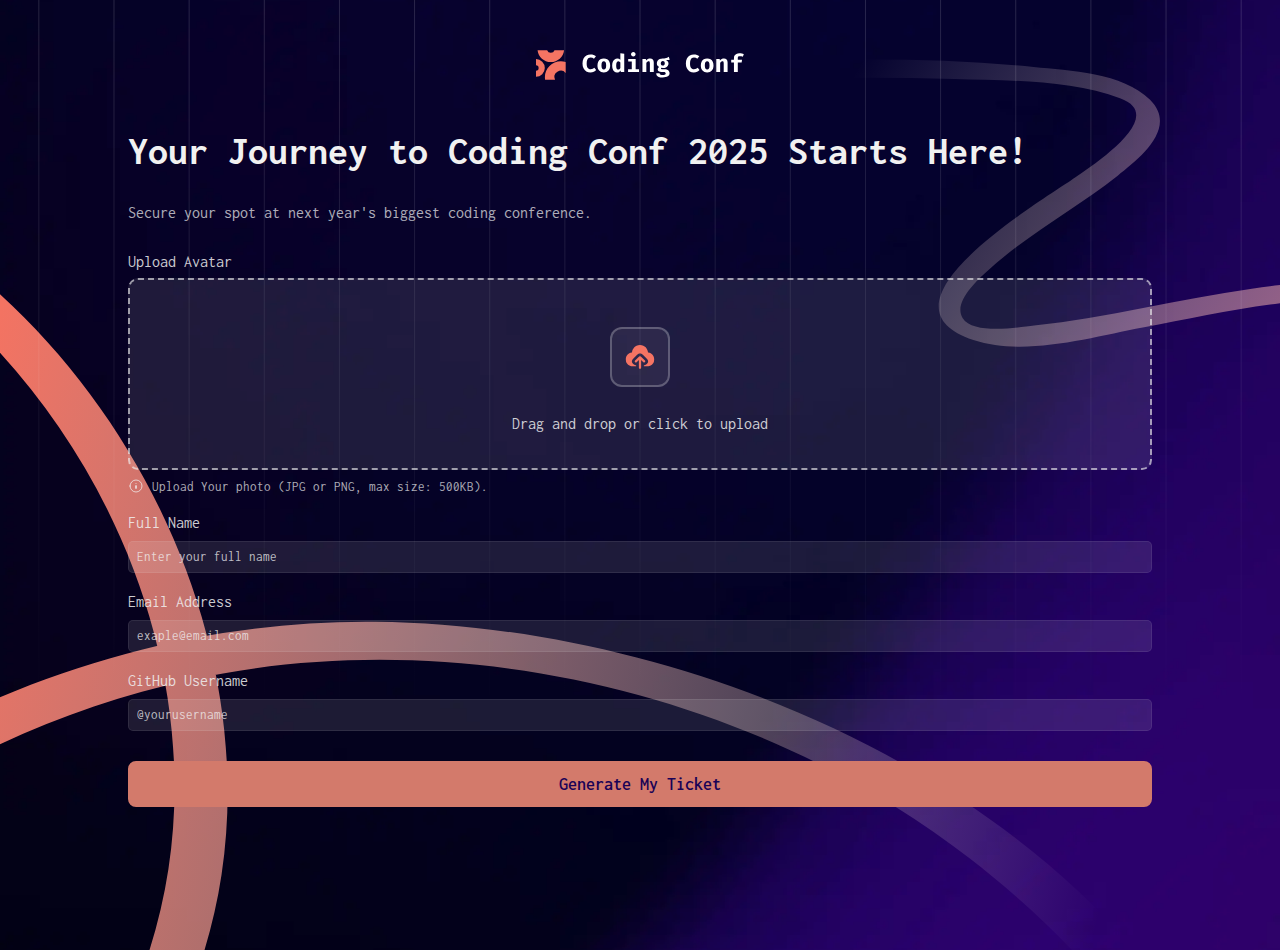
<file: index.html>
<!DOCTYPE html>
<html lang="en">
  <head>
    <meta charset="UTF-8" />
    <meta name="viewport" content="width=device-width, initial-scale=1.0" />
    <!-- displays site properly based on user's device -->
    <meta name="description" content="Conference ticket generator" />
    <link
      rel="icon"
      type="image/png"
      sizes="32x32"
      href="./assets/images/favicon-32x32.png"
    />

    <title>Frontend Mentor | Conference ticket generator</title>
    <link rel="stylesheet" href="./assets/css/styles.css" />
    <script src="app.js" defer></script>
  </head>
  <body>
    <!-- Header starts -->
    <div class="logo_container">
      <img src="./assets/images/logo-full.svg" alt="Coding Conf Logo" />
    </div>
    <div class="container">
      <h1 class="primary-text">
        Your Journey to Coding Conf 2025 Starts Here!
      </h1>
      <p class="secondary-text">
        Secure your spot at next year's biggest coding conference.
      </p>
      <!-- method="post"
    
      onsubmit="return validateForm()"
      action="/ticket.html"-->
      <form
        onsubmit="return validateForm()"
        action="/CodingConfTicketGenerator/ticket.html"
        class="form_container"
        method="post"
      >
        <label for="avatar" class="input_container">
          <span> Upload Avatar </span>
          <div class="avatar_container" id="avatar_container">
            <input
              type="file"
              id="avatar"
              name="avatar"
              class="avatar_input"
              accept="image/png, image/jpeg"
              onchange="previewImage()"
            />
            <label for="avatar" class="avatar_label">
              <img
                src="./assets/images/icon-upload.svg"
                alt="Icon"
                class="avatar_preview"
              />
              <span class="upload_text">
                Drag and drop or click to upload
              </span>
              <div class="img_button_container">
                <button class="remove_img_button btn" onclick="removeImage()">
                  remove image
                </button>
                <button class="change_img_button btn" onclick="changeImage()">
                  change image
                </button>
              </div>
            </label>
          </div>
          <div class="info_text forAvatar">
            <svg
              class="info_icon_img"
              xmlns="http://www.w3.org/2000/svg"
              width="16"
              height="16"
              fill="none"
              viewBox="0 0 16 16"
            >
              <path
                stroke-linecap="round"
                stroke-linejoin="round"
                d="M2 8a6 6 0 1 0 12 0A6 6 0 0 0 2 8Z"
              />
              <path fill="#D1D0D5" d="M8.004 10.462V7.596ZM8 5.57v-.042Z" />
              <path
                stroke-linecap="round"
                stroke-linejoin="round"
                d="M8.004 10.462V7.596M8 5.569v-.042"
              />
            </svg>
            <p class="info_text_label_img">
              Upload Your photo (JPG or PNG, max size: 500KB).
            </p>
          </div>
        </label>

        <!-- <div class="input_container">
            <label for="avatar" class="input_label">
              <span>Upload Avatar</span>
              <div class="upload_content">
                <img
                  src="./assets/images/icon-upload.svg"
                  alt="Upload Icon"
                  class="upload_icon"
                />
                <p class="upload_text">Drag and drop your photo here</p>
                <span class="upload_subtext">(or click to browse)</span>
              </div>
            </label>
            <input
              type="file"
              id="avatar"
              name="avatar"
              class="input_field"
              accept="image/png, image/jpeg"
              
            />

            
            </div>
          </div> -->

        <div class="input_container">
          <label for="full_name" class="input_label">
            <span> Full Name </span>
          </label>

          <input
            type="text"
            id="full_name"
            name="full_name"
            class="input_field"
            placeholder="Enter your full name"
          />
          <div class="info_text">
            <svg
              class="info_icon"
              xmlns="http://www.w3.org/2000/svg"
              width="16"
              height="16"
              fill="none"
              viewBox="0 0 16 16"
            >
              <path
                stroke-linecap="round"
                stroke-linejoin="round"
                d="M2 8a6 6 0 1 0 12 0A6 6 0 0 0 2 8Z"
              />
              <path fill="#D1D0D5" d="M8.004 10.462V7.596ZM8 5.57v-.042Z" />
              <path
                stroke-linecap="round"
                stroke-linejoin="round"
                d="M8.004 10.462V7.596M8 5.569v-.042"
              />
            </svg>

            <p class="info_text_label">Enter Your Full Name.</p>
          </div>
        </div>
        <div class="input_container">
          <label for="email" class="input_label">
            <span> Email Address </span>
          </label>

          <input
            type="text"
            id="email"
            name="email"
            class="input_field"
            placeholder="exaple@email.com"
          />
          <div class="info_text">
            <svg
              class="info_icon"
              xmlns="http://www.w3.org/2000/svg"
              width="16"
              height="16"
              fill="none"
              viewBox="0 0 16 16"
            >
              <path
                stroke-linecap="round"
                stroke-linejoin="round"
                d="M2 8a6 6 0 1 0 12 0A6 6 0 0 0 2 8Z"
              />
              <path fill="#D1D0D5" d="M8.004 10.462V7.596ZM8 5.57v-.042Z" />
              <path
                stroke-linecap="round"
                stroke-linejoin="round"
                d="M8.004 10.462V7.596M8 5.569v-.042"
              />
            </svg>
            <p class="info_text_label">Enter Your Email Address.</p>
          </div>
        </div>
        <div class="input_container">
          <label for="github" class="input_label">
            <span> GitHub Username </span>
          </label>

          <input
            type="text"
            id="github"
            name="github"
            class="input_field"
            placeholder="@yourusername"
          />
          <div class="info_text">
            <svg
              class="info_icon"
              xmlns="http://www.w3.org/2000/svg"
              width="16"
              height="16"
              fill="none"
              viewBox="0 0 16 16"
            >
              <path
                stroke-linecap="round"
                stroke-linejoin="round"
                d="M2 8a6 6 0 1 0 12 0A6 6 0 0 0 2 8Z"
              />
              <path fill="#D1D0D5" d="M8.004 10.462V7.596ZM8 5.57v-.042Z" />
              <path
                stroke-linecap="round"
                stroke-linejoin="round"
                d="M8.004 10.462V7.596M8 5.569v-.042"
              />
            </svg>
            <p class="info_text_label">Enter Your GitHub Username.</p>
          </div>
        </div>

        <button type="submit" class="submit_button">Generate My Ticket</button>
      </form>
    </div>

    <!-- Form starts -->

    <!-- Your Journey to Coding Conf 2025 Starts Here! -->

    <!-- Secure your spot at next year's biggest coding conference. -->

    <!-- Upload Avatar -->
    <!-- Drag and drop or click to upload -->
    <!-- Upload your photo (JPG or PNG, max size: 500KB). -->

    <!-- Full Name -->

    <!-- Email Address -->
    <!-- example@email.com -->

    <!-- GitHub Username -->
    <!-- @yourusername -->

    <!-- Generate My Ticket -->

    <!-- Form ends -->

    <!-- Generated tickets starts -->

    <!-- Congrats, Full Name! Your ticket is ready. -->

    <!-- We've emailed your ticket to Email Address and will send updates in the run up to the event. -->

    <!-- Coding Conf -->
    <!-- Jan 31, 2025 / Austin, TX -->

    <!-- Generated tickets ends -->
  </body>
</html>
</file>
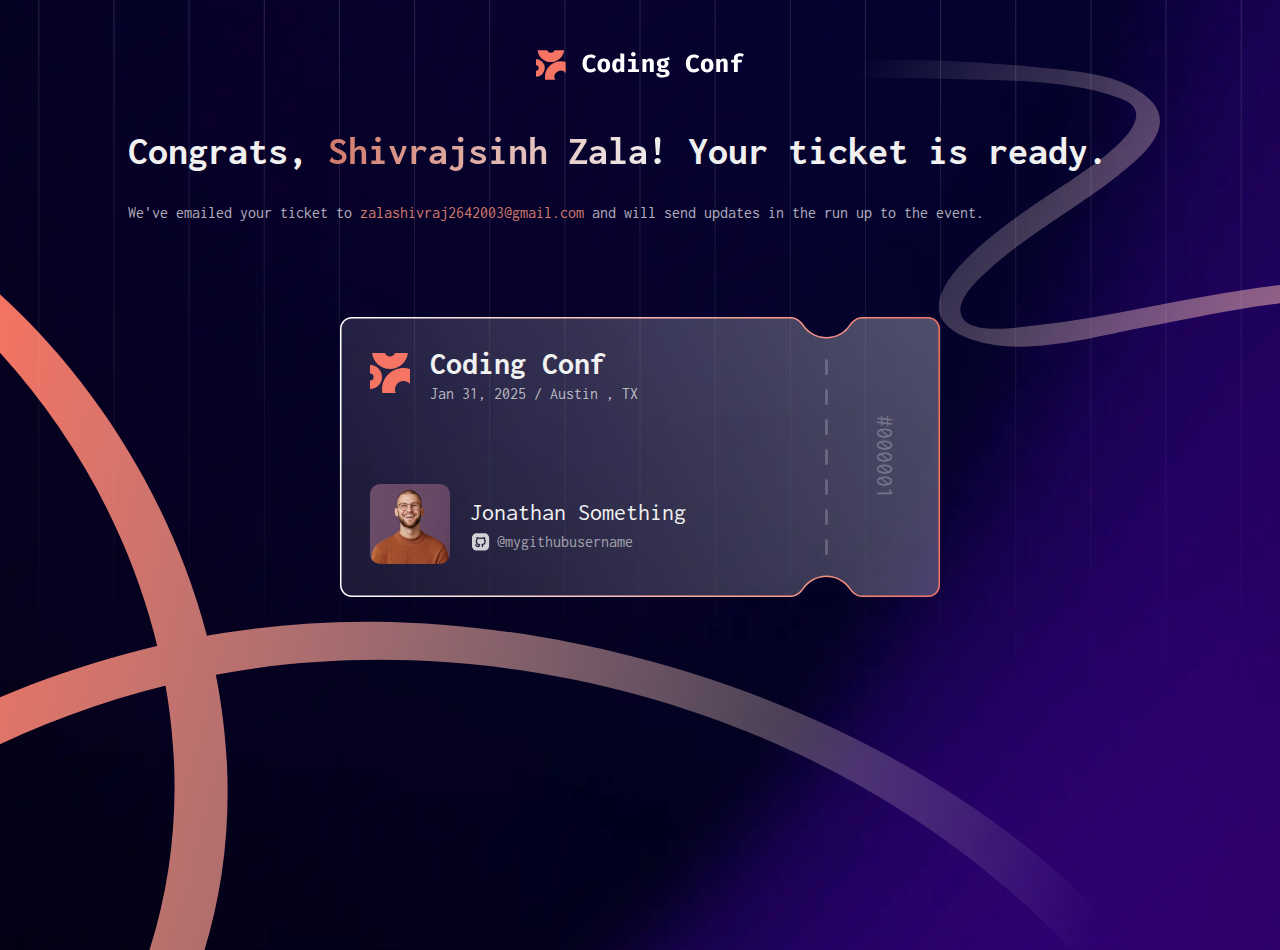
<file: ticket.html>
<!DOCTYPE html>
<html lang="en">
  <head>
    <meta charset="UTF-8" />
    <meta name="viewport" content="width=device-width, initial-scale=1.0" />
    <meta name="description" content="Conference ticket generator" />
    <link
      rel="icon"
      type="image/png"
      sizes="32x32"
      href="./assets/images/favicon-32x32.png"
    />

    <title>Frontend Mentor | Conference ticket generator</title>
    <link rel="stylesheet" href="./assets/css/styles.css" />
    <script src="app.js" defer></script>
  </head>
  <body>
    <!-- Header starts -->
    <div class="logo_container">
      <img src="./assets/images/logo-full.svg" alt="Coding Conf Logo" />
    </div>
    <div class="container">
      <h1 class="primary-text">
        Congrats,
        <span class="highlighted-text">Shivrajsinh Zala!</span> Your ticket is
        ready.
      </h1>
      <p class="secondary-text">
        We've emailed your ticket to
        <span class="highlighted-email">zalashivraj2642003@gmail.com</span>
        and will send updates in the run up to the event.
      </p>
      <div class="ticket_container">
        <img src="./assets/images/pattern-ticket.svg" alt="" class="ticket" />
        <div class="ticket_content">
          <div class="ticket_logo_container">
            <div class="ticket_logo">
              <img src="./assets/images/logo-mark.svg" alt="" srcset="" />
            </div>
            <div class="ticket_details">
              <div class="ticket_name">Coding Conf</div>
              <div class="ticket_date_location">
                <span class="ticket_date">Jan 31, 2025</span>
                <span class="data_location_separator">/</span>
                <span class="ticket_location">Austin , TX</span>
              </div>
            </div>
          </div>

          <div class="ticket_holder">
            <div class="ticket_avatar_image">
              <img src="./assets/images/image-avatar.jpg" alt="" />
            </div>
            <div class="ticket_holder_details">
              <div class="ticket_avatar_name">Jonathan Something</div>
              <div class="github_container">
                <img
                  src="./assets/images/icon-github.svg"
                  alt=""
                  class="ticket_avatar_github_icon"
                />
                <div class="ticket_avatar_github_username">
                  @mygithubusername
                </div>
              </div>
            </div>
          </div>

          <div class="ticket_number">#000001</div>
        </div>
      </div>
    </div>

    <!-- Generated tickets starts -->

    <!--  -->

    <!--  -->

    <!-- Coding Conf -->
    <!-- Jan 31, 2025 / Austin, TX -->

    <!-- Generated tickets ends -->

    <script>
      // Retrieve data from localStorage
      const fullName = localStorage.getItem("fullName") || "Guest Name!";
      const email = localStorage.getItem("email") || "N/A Email";
      const githubUsername =
        localStorage.getItem("githubUsername") || "N/A Github Username";
      const avatar =
        localStorage.getItem("avatar") || "./assets/images/image-avatar.jpg";

      if (githubUsername[0] === "@") {
        githubUsername = githubUsername.slice(1);
      }

      if (fullName[fullName.length - 1] === "!") {
        fullName = fullName.slice(0, fullName.length - 1);
      }

      // Display data on the page
      document.getElementsByClassName(
        "highlighted-text"
      )[0].innerText = `${fullName}!`;
      document.getElementsByClassName("highlighted-email")[0].innerText = email;
      document.getElementsByClassName("ticket_avatar_name")[0].innerText =
        fullName;
      document.getElementsByClassName(
        "ticket_avatar_github_username"
      )[0].innerText = `@${githubUsername}`;

      document.getElementsByClassName("ticket_avatar_image")[0].innerHTML = `
        <img src="${avatar}" alt="" />
      `;

      document.getElementsByClassName(
        "ticket_number"
      )[0].innerText = `#${Math.floor(100000 + Math.random() * 900000)}`;
    </script>
  </body>
</html>
</file>
<file: assets/css/styles.css>
@font-face {
  font-family: "Inconsolata";
  src: url("../fonts/Inconsolata-VariableFont_wdth\,wght.ttf");
}

* {
  /* border: red 2px solid; */
  margin: 0;
  padding: 0;
  box-sizing: border-box;
  color: #f1f1f1;
  font-family: "Inconsolata", sans-serif;
}
body {
  overflow-x: hidden;
  background-image: url("../images/pattern-lines.svg"),
    url("../images/pattern-squiggly-line-top.svg"),
    url("../images/pattern-squiggly-line-bottom.svg"),
    url("../images/background-desktop.webp");
  background-position: center, top 50px right, bottom -100px left, center;
  background-size: cover, 20%, 50%, cover;
  background-repeat: no-repeat, no-repeat, no-repeat;
}
.logo_container {
  display: flex;
  justify-content: center;
  align-items: center;
  margin: 50px;
}
.container {
  display: flex;
  flex-direction: column;
  justify-content: center;
  align-items: center;
  gap: 32px;
}

.primary-text {
  color: #f1f1f1;
  font-family: "Inconsolata", sans-serif;
  font-size: 2.5rem;
}

.secondary-text {
  color: #f1f1f1ba;
  font-size: 1rem;
  font-family: "Inconsolata", sans-serif;
}

.avatar_container {
  background-color: #f1f1f11c;
  width: 100%;
  display: flex;
  justify-content: center;
  align-items: center;
  margin-top: 8px;
  flex-direction: column;
  border: 2px dashed #f1f1f19e;
  border-radius: 10px;
  cursor: pointer;
}
.avatar_input {
  opacity: 0;
}

.avatar_container.highlight {
  border-color: #f1f1f161;
  background-color: #f1f1f1a4;
}

.avatar_label > img {
  height: 70px;
  width: 70px;
  padding: 10px;
  border-radius: 12px;
  margin: 0 0 10px 0;
  object-fit: cover;
  background-color: #f1f1f110;
  border: #f1f1f143 2px solid;
}
.avatar_label {
  padding: 20px 60px;
  display: flex;
  justify-content: center;
  align-items: center;
  gap: 8px;
  flex-direction: column;
  cursor: pointer;
}
.form_container {
  width: 30%;
  display: flex;
  flex-direction: column;
  justify-content: center;
  align-items: center;
  gap: 20px;
}
.input_container {
  width: 100%;
}

.input_container span {
  font-size: 1rem;
  padding: 10px 0;
  font-family: "Inconsolata", sans-serif;
  color: #f1f1f1d7;
}

.input_field {
  margin-top: 10px;
  width: 100%;
  padding: 10px;
  border-radius: 5px;
  border: 1px solid #f1f1f116;
  background-color: #f1f1f11c;
  color: #f1f1f1c4;
  font-family: "Inconsolata", sans-serif;
}

.input_field::placeholder {
  color: #f1f1f1c4;
}

.input_field:focus {
  outline: none;
  border: 1px solid #f1f1f1;
}

.input_field:hover {
  border: 1px solid #f1f1f1a3;
}

.input_field:hover:focus {
  outline: none;
  border: 1px solid #f1f1f1;
}

.avatar_container::placeholder {
  color: #f1f1f1c4;
}

.avatar_container:focus {
  outline: none;
  border: 2px dashed #f1f1f1;
}

.avatar_container:hover {
  border: 2px dashed #f1f1f1a3;
}

.avatar_container:hover:focus {
  outline: none;
  border: 2px dashed #f1f1f1;
}

.submit_button {
  margin-top: 10px;
  padding: 15px;
  border-radius: 8px;
  border: none;
  width: 100%;
  background-color: #d37a6b;
  color: #1a0256;
  font-size: large;
  font-weight: 600;
  font-family: "Inconsolata", sans-serif;
  cursor: pointer;
  margin-bottom: 50px;
  border: #d37a6b 2px solid;
}

.submit_button:active {
  background-color: #b76d60;
  color: #2b0c7a;
  border: #f1f1f188 1px solid;
}

.submit_button:focus {
  outline: none;
}

.submit_button:hover {
  border-bottom: #f8a292 2px solid;
}

.input_field::-webkit-file-upload-button {
  visibility: hidden;
}

.input_field::file-selector-button {
  visibility: none;
}

.info_text {
  display: none;
  align-items: center;
  font-size: small;
  margin-top: 0.5rem;
  gap: 8px;
  color: #f1f1f1ba;
  color: red;
  stroke: red;
}

.avatar_container:has(.avatar_input:focus) {
  outline: 2px solid #f1f1f1d2;
}
.avatar_container:hover {
  outline: 2px solid #f1f1f18e;
}

.btn {
  background-color: #f1f1f136;
  color: #f1f1f1b5;
  border: #f1f1f158 1px solid;
  padding: 2px 8px;
  border-radius: 5px;
  cursor: pointer;
}

.btn:hover {
  background-color: #f1f1f15e;
  color: #f1f1f1d7;
  border: #f1f1f188 1px solid;
}

.upload_text {
  color: #f1f1f1b8;
  text-wrap: nowrap;
}

.img_button_container {
  display: none;
  white-space: nowrap;
  padding: 10px 0;
}

.info_text_label {
  color: #f1f1f1ba;
}
.info_icon {
  stroke: #f1f1f1ba;
}
.info_text_label_img {
  color: #f1f1f1ba;
}
.info_icon_img {
  stroke: #f1f1f1ba;
}

.info_text.forAvatar {
  display: flex;
}

.ticket_container {
  width: fit-content;
  position: relative;
  margin-top: 5%;
  /* padding: 40px 40px; */
  /* border: 2px red solid; */
}

.highlighted-email {
  color: #d37a6b;
}

/* .ticket {
  /* border: blue 2px solid; 
} */

.highlighted-text {
  background: linear-gradient(90deg, #d37a6b, #f1f1f1);
  -webkit-background-clip: text;
  background-clip: text;
  -webkit-text-fill-color: transparent;
  color: transparent;
}

.ticket_content {
  /* border: green 2px solid  ; */
  position: absolute;
  top: 30px;
  left: 30px;
  min-width: 540px;
  max-width: 540px;
  min-height: 220px;
  max-height: 220px;
}

.ticket_name {
  font-size: xx-large;
  font-weight: 700;
  text-align: center;
}

.ticket_logo {
  width: fit-content;
  display: inline-block;
  /* border: red 2px solid; */
}

.ticket_logo_container {
  width: fit-content;
  display: flex;
  align-items: center;
  justify-content: flex-start;
  /* border: red 2px solid; */
}

.ticket_details {
  padding: 0 20px;
  display: flex;
  gap: 5px;
  flex-direction: column;
  justify-content: flex-start;
  align-items: flex-start;
  /* border: red 2px solid; */
}

.ticket_logo_container span {
  color: #f1f1f1ba;
}

.ticket_avatar_image img {
  border-radius: 10px;
  min-width: 80px;
  max-width: 80px;
  min-height: 80px;
  max-height: 80px;
  object-fit: cover;
}

.ticket_holder {
  position: absolute;
  bottom: 0;
  display: flex;
}

.ticket_holder_details {
  display: flex;
  padding: 0 20px;
  flex-direction: column;
  justify-content: center;
  align-items: start;
  /* border: red 2px solid; */
}

.github_container {
  margin-top: 5px;
  display: flex;
  justify-content: center;
  align-items: center;
  gap: 5px;
}
.ticket_avatar_name {
  font-weight: 400;
  font-size: x-large;
}
.ticket_avatar_github_username {
  font-size: medium;
  color: #f1f1f19b;
  display: inline;
}
.ticket_number {
  color: #f1f1f14e;
  font-size: x-large;
  position: absolute;
  right: -30px;
  top: 50%;
  bottom: 50%;
  transform: rotate(90deg);
}

@media screen and (min-width: 1280px) {
  body {
    height: 100vh;
    width: 100vw;
    background-image: url("../images/pattern-lines.svg"),
      url("../images/pattern-squiggly-line-top.svg"),
      url("../images/pattern-squiggly-line-bottom.svg"),
      url("../images/background-desktop.webp");
    background-position: center, top 50px right, bottom -100px left, center;
    background-size: cover, 20%, 50%, cover;
    background-repeat: no-repeat, no-repeat, no-repeat;

    .container {
      align-items: center;
      justify-content: center;
    }
  }
}

@media screen and (max-width: 1280px) {
  body {
    height: 100vh;
    width: 100vw;
    background-image: url("../images/pattern-lines.svg"),
      url("../images/pattern-squiggly-line-top.svg"),
      url("../images/pattern-squiggly-line-bottom.svg"),
      url("../images/background-tablet.webp ");

    background-position: center, top 50px right, bottom -200px left, center;
    background-size: cover, 50%, 100%, cover;
    background-repeat: no-repeat, no-repeat, no-repeat;
  }

  .container {
    align-items: center;
    justify-content: center;
  }

  .primary-text {
    width: 80%;
  }

  .secondary-text {
    width: 80%;
  }

  .form_container {
    width: 80%;
  }

  .input_field {
    padding: 8px;
  }

  .submit_button {
    padding: 12px;
  }

  .avatar_label > img {
    height: 60px;
    width: 60px;
  }

  .avatar_label {
    padding: 16px 40px;
  }

  .info_text {
    font-size: small;
  }

  .info_text_label {
    font-size: small;
  }

  .info_text_label_img {
    font-size: small;
  }

  .info_icon {
    font-size: small;
  }

  .info_icon_img {
    font-size: small;
  }

  .btn {
    padding: 2px 6px;
  }

  .upload_text {
    font-size: small;
  }

  .img_button_container {
    padding: 8px 0;
  }

  .avatar_container {
    padding: 10px;
  }

  .avatar_label {
    padding: 16px 40px;
  }

  .info_text.forAvatar {
    font-size: small;
  }
}

@media screen and (max-width: 768px) {
  body {
    height: 100vh;
    width: 100vw;
    background-image: url("../images/pattern-lines.svg"),
      url("../images/pattern-squiggly-line-top.svg"),
      url("../images/pattern-squiggly-line-bottom.svg"),
      url("../images/background-tablet.webp");

    background-position: center, top 50px right, bottom -200px left, center;
    background-size: cover, 50%, 100%, cover;
    background-repeat: no-repeat, no-repeat, no-repeat;
  }

  .primary-text {
    width: 80%;
  }

  .secondary-text {
    width: 80%;
  }

  .form_container {
    width: 80%;
  }

  .input_field {
    padding: 8px;
  }

  .submit_button {
    padding: 12px;
  }

  .avatar_label > img {
    height: 50px;
    width: 50px;
  }

  .avatar_label {
    padding: 12px 30px;
  }

  .info_text {
    font-size: small;
  }

  .info_text_label {
    font-size: small;
  }

  .info_text_label_img {
    font-size: small;
  }

  .info_icon {
    font-size: small;
  }

  .info_icon_img {
    font-size: small;
  }

  .btn {
    padding: 2px 6px;
  }

  .upload_text {
    font-size: small;
  }

  .img_button_container {
    padding: 8px 0;
  }

  .avatar_container {
    padding: 10px;
  }

  .avatar_label {
    padding: 12px 30px;
  }

  .info_text.forAvatar {
    font-size: small;
  }

  .ticket_content {
    top: 20px;
    left: 20px;
    min-width: 360px;
    min-height: 150px;
  }

  .ticket_number {
    right: -40px;
  }
  .ticket_holder {
    bottom: 0;
  }

  .ticket_holder_details {
    padding: 0 10px;
  }

  .ticket_avatar_image img {
    min-width: 60px;
    max-width: 60px;
    min-height: 60px;
    max-height: 60px;
  }

  .ticket_avatar_name {
    font-size: large;
  }

  .ticket_name {
    font-size: x-large;
  }

  .ticket_date_location {
    font-size: smaller;
  }
  .ticket_logo img {
    width: 30px;
    height: 30px;
  }

  .ticket_container .ticket {
    width: 400px;
  }
}

@media screen and (max-width: 420px) {
  .ticket_content {
    top: 10px;
    left: 10px;
    min-width: 275px;
    min-height: 125px;
  }
  .ticket_number {
    right: -30px;
    font-size: large;
  }
  .ticket_holder {
    bottom: 0;
  }

  .ticket_holder_details {
    padding: 0 10px;
  }

  .ticket_avatar_github_username {
    font-size: small;
    padding: 0;
  }

  .ticket_avatar_image img {
    min-width: 40px;
    max-width: 40px;
    min-height: 40px;
    max-height: 40px;
  }

  .ticket_avatar_name {
    font-size: medium;
  }

  .ticket_name {
    font-size: large;
  }

  .ticket_date_location {
    font-size: x-small;
  }

  .ticket_details {
    padding: 0 10px;
  }

  .ticket_logo img {
    width: 30px;
    height: 30px;
  }

  .ticket_container .ticket {
    width: 300px;
  }
}

@media screen and (max-width: 450px) {
  body {
    background-image: url("../images/pattern-lines.svg"),
      url("../images/pattern-squiggly-line-top.svg"),
      url("../images/pattern-squiggly-line-bottom.svg"),
      url("../images/background-mobile.webp");
    background-position: center, top 50px right, bottom -100px left, center;
    background-size: cover, 50%, 100%, 110%;
    background-repeat: no-repeat, no-repeat, no-repeat;
  }

  .primary-text {
    width: 80%;
  }

  .secondary-text {
    width: 80%;
  }

  .form_container {
    width: 80%;
  }

  .input_field {
    padding: 8px;
  }

  .submit_button {
    padding: 12px;
  }

  .avatar_label > img {
    height: 50px;
    width: 50px;
  }

  .avatar_label {
    padding: 12px 20px;
  }

  .info_text {
    font-size: small;
  }

  .info_text_label {
    font-size: small;
  }

  .info_text_label_img {
    font-size: small;
  }

  .info_icon {
    font-size: small;
  }

  .info_icon_img {
    font-size: small;
  }

  .btn {
    padding: 2px 6px;
  }

  .upload_text {
    font-size: small;
  }

  .img_button_container {
    padding: 8px 0;
  }

  .avatar_container {
    padding: 10px;
  }

  .avatar_label {
    padding: 12px 20px;
  }

  .info_text.forAvatar {
    font-size: small;
  }
}

@media screen and (max-width: 360px) {
  body {
    background-image: url("../images/pattern-lines.svg"),
      url("../images/pattern-squiggly-line-top.svg"),
      url("../images/pattern-squiggly-line-bottom.svg"),
      url("../images/background-mobile.webp");
    background-position: center, top right, bottom -200px left, center;
    background-size: cover, 50%, 100%, cover;
    background-repeat: no-repeat, no-repeat, no-repeat;
  }
  .form_container {
    width: 90%;
  }

  .input_field {
    padding: 8px;
  }

  .submit_button {
    padding: 12px;
  }

  .avatar_label > img {
    height: 60px;
    width: 60px;
  }

  .avatar_label {
    padding: 12px 20px;
  }

  .info_text {
    font-size: small;
  }

  .info_text_label {
    font-size: small;
  }

  .info_text_label_img {
    font-size: small;
  }

  .info_icon {
    font-size: small;
  }

  .info_icon_img {
    font-size: small;
  }

  .btn {
    padding: 2px 6px;
  }

  .upload_text {
    font-size: small;
  }

  .img_button_container {
    padding: 8px 0;
  }

  .avatar_container {
    padding: 10px;
  }

  .avatar_label {
    padding: 12px 20px;
  }

  .info_text.forAvatar {
    font-size: small;
  }
}
</file>
